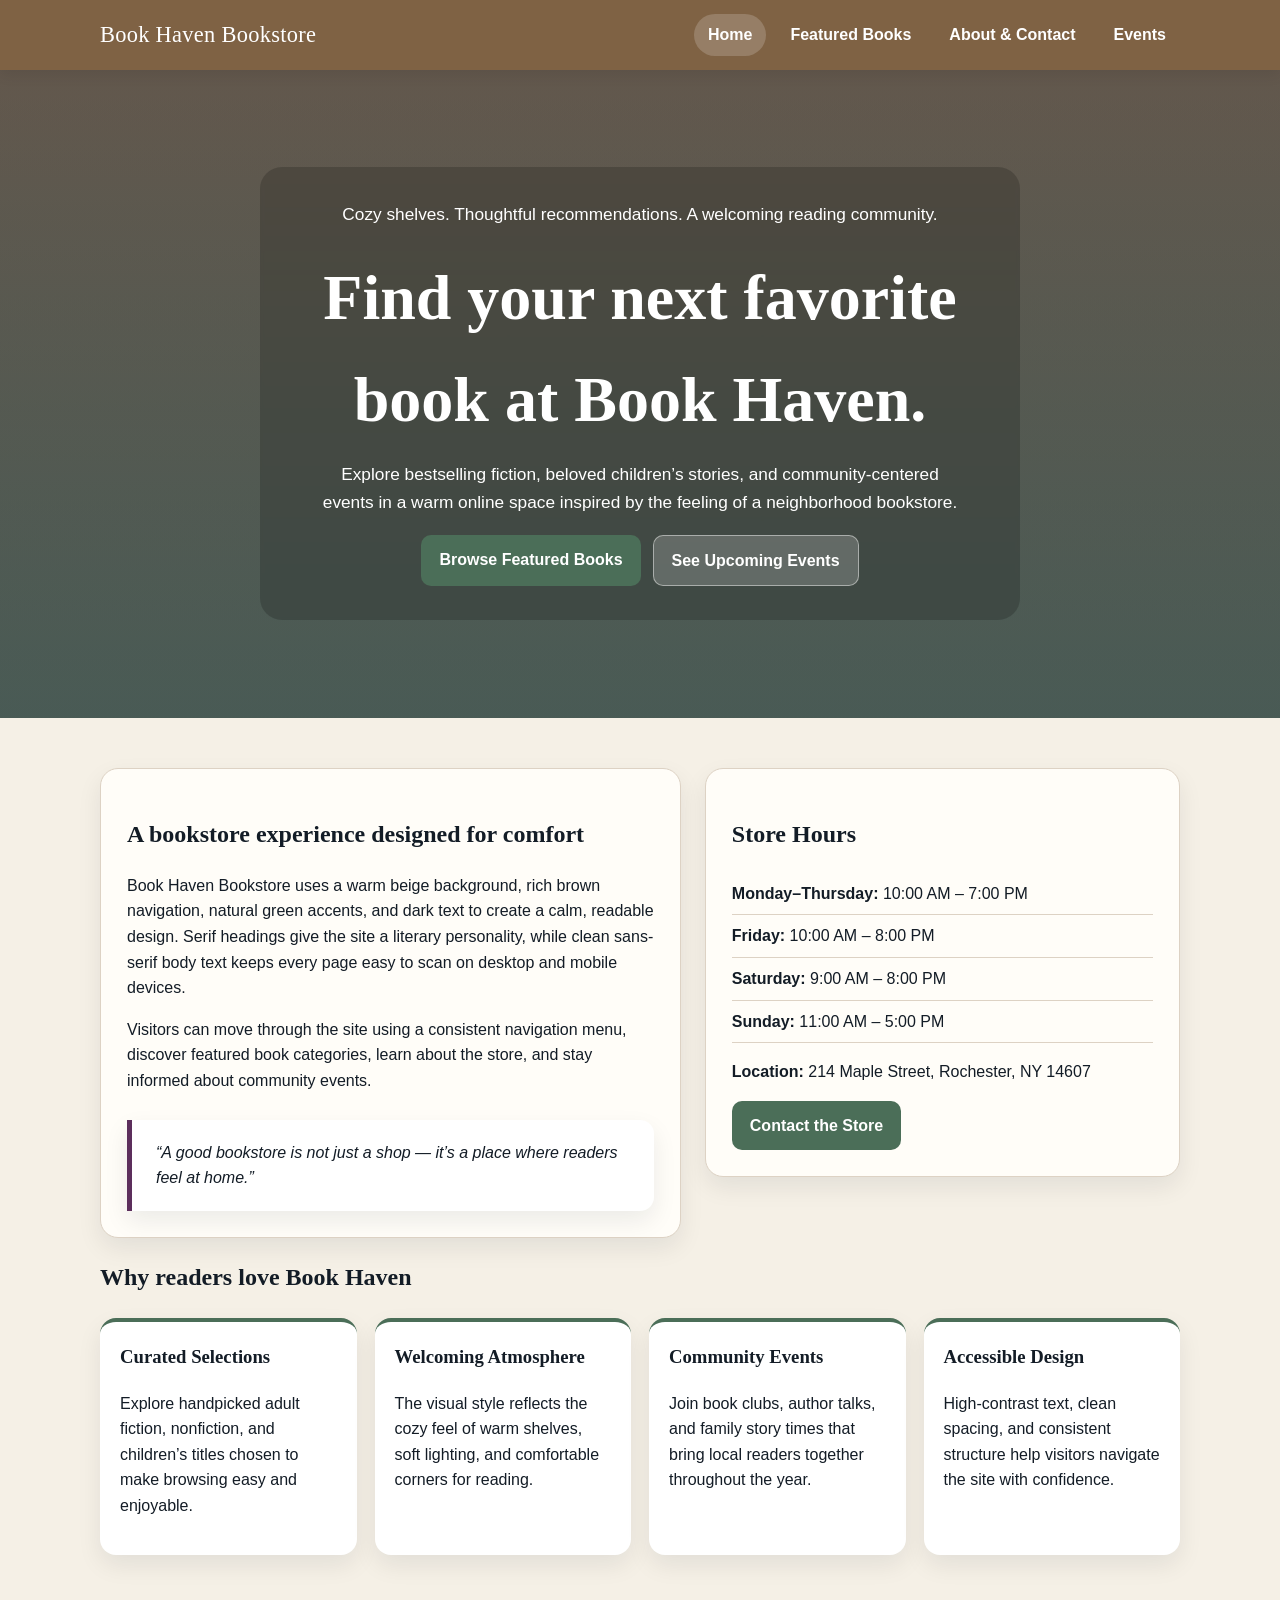
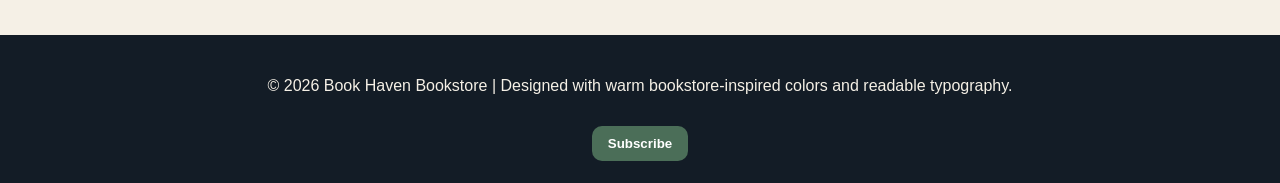
<file: index.html>
<!DOCTYPE html>
<html lang="en">
<head>
  <meta charset="UTF-8" />
  <meta name="viewport" content="width=device-width, initial-scale=1.0" />
  <title>Book Haven Bookstore | Home</title>
  <style>
    :root {
      --bg: #F5F0E6;
      --surface: #FFFDF8;
      --primary: #7A5C3E;
      --accent: #4B6E58;
      --text: #131C26;
      --logo: #5C2E5C;
      --border: #DDD2C4;
      --shadow: 0 10px 24px rgba(19, 28, 38, 0.08);
    }
    * { box-sizing: border-box; }
    body {
      margin: 0;
      font-family: Arial, Helvetica, sans-serif;
      line-height: 1.6;
      color: var(--text);
      background: var(--bg);
    }
    h1, h2, h3, .brand {
      font-family: Georgia, "Times New Roman", serif;
    }
    header {
      background: rgba(122, 92, 62, 0.96);
      color: white;
      position: sticky;
      top: 0;
      z-index: 10;
      box-shadow: 0 4px 14px rgba(0,0,0,.08);
    }
    .nav-wrap {
      max-width: 1120px;
      margin: auto;
      padding: 14px 20px;
      display: flex;
      justify-content: space-between;
      align-items: center;
      gap: 20px;
      flex-wrap: wrap;
    }
    .brand {
      color: #fff;
      text-decoration: none;
      font-size: 1.4rem;
      letter-spacing: .3px;
    }
    nav {
      display: flex;
      gap: 10px;
      flex-wrap: wrap;
    }
    nav a {
      color: white;
      text-decoration: none;
      font-weight: bold;
      padding: 8px 14px;
      border-radius: 999px;
    }
    nav a:hover, nav a.active {
      background: rgba(255,255,255,.18);
    }
    .hero {
      min-height: 72vh;
      padding: 80px 20px;
      display: grid;
      place-items: center;
      text-align: center;
      color: white;
      background:
        linear-gradient(rgba(19,28,38,.40), rgba(19,28,38,.46)),
        linear-gradient(rgba(122,92,62,.76), rgba(75,110,88,.74)),
        url('https://images.unsplash.com/photo-1524995997946-a1c2e315a42f?auto=format&fit=crop&w=1400&q=80') center/cover;
    }
    .hero-card {
      max-width: 760px;
      background: rgba(0,0,0,.18);
      padding: 34px;
      border-radius: 22px;
      backdrop-filter: blur(2px);
    }
    .hero h1 { font-size: clamp(2.2rem, 5vw, 4rem); margin: 0 0 10px; }
    .hero p { font-size: 1.08rem; margin: 0 auto 18px; max-width: 640px; }
    .button-row { display: flex; justify-content: center; gap: 12px; flex-wrap: wrap; }
    .btn {
      display: inline-block;
      text-decoration: none;
      padding: 12px 18px;
      border-radius: 10px;
      font-weight: bold;
      transition: transform .2s ease, opacity .2s ease;
    }
    .btn:hover { transform: translateY(-2px); }
    .btn-primary { background: var(--accent); color: white; }
    .btn-secondary { background: rgba(255,255,255,.18); color: white; border: 1px solid rgba(255,255,255,.45); }
    .container { max-width: 1120px; margin: auto; padding: 50px 20px; }
    .intro { display: grid; grid-template-columns: 1.1fr .9fr; gap: 24px; align-items: start; }
    .panel {
      background: var(--surface);
      border: 1px solid var(--border);
      border-radius: 18px;
      padding: 26px;
      box-shadow: var(--shadow);
    }
    .feature-grid { display: grid; grid-template-columns: repeat(auto-fit, minmax(220px, 1fr)); gap: 18px; margin-top: 22px; }
    .feature-grid article {
      background: white;
      border-radius: 16px;
      padding: 20px;
      border-top: 4px solid var(--accent);
      box-shadow: var(--shadow);
    }
    .feature-grid h3 { margin-top: 0; }
    .hours { list-style: none; padding: 0; margin: 0; }
    .hours li { padding: 8px 0; border-bottom: 1px solid var(--border); }
    .quote {
      margin-top: 26px;
      padding: 20px 24px;
      border-left: 5px solid var(--logo);
      background: #fff;
      border-radius: 0 14px 14px 0;
      box-shadow: var(--shadow);
      font-style: italic;
    }
    footer {
      background: var(--text);
      color: #F5F0E6;
      text-align: center;
      padding: 22px;
      margin-top: 30px;
    }
    footer .subscribeBtn {
      margin-top: 12px;
      background: var(--accent);
      color: white;
      border: none;
      padding: 10px 16px;
      border-radius: 10px;
      font-weight: bold;
      cursor: pointer;
    }
    @media (max-width: 760px) {
      .intro { grid-template-columns: 1fr; }
      .nav-wrap { justify-content: center; }
      nav { justify-content: center; }
    }
  </style>
</head>
<body>
  <header>
    <div class="nav-wrap">
      <a class="brand" href="index.html">Book Haven Bookstore</a>
      <nav>
        <a class="active" href="index.html">Home</a>
        <a href="gallery.html">Featured Books</a>
        <a href="about.html">About &amp; Contact</a>
        <a href="events.html">Events</a>
      </nav>
    </div>
  </header>

  <section class="hero">
    <div class="hero-card">
      <p>Cozy shelves. Thoughtful recommendations. A welcoming reading community.</p>
      <h1>Find your next favorite book at Book Haven.</h1>
      <p>Explore bestselling fiction, beloved children’s stories, and community-centered events in a warm online space inspired by the feeling of a neighborhood bookstore.</p>
      <div class="button-row">
        <a class="btn btn-primary" href="gallery.html">Browse Featured Books</a>
        <a class="btn btn-secondary" href="events.html">See Upcoming Events</a>
      </div>
    </div>
  </section>

  <main class="container">
    <section class="intro">
      <div class="panel">
        <h2>A bookstore experience designed for comfort</h2>
        <p>Book Haven Bookstore uses a warm beige background, rich brown navigation, natural green accents, and dark text to create a calm, readable design. Serif headings give the site a literary personality, while clean sans-serif body text keeps every page easy to scan on desktop and mobile devices.</p>
        <p>Visitors can move through the site using a consistent navigation menu, discover featured book categories, learn about the store, and stay informed about community events.</p>
        <div class="quote">“A good bookstore is not just a shop — it’s a place where readers feel at home.”</div>
      </div>

      <aside class="panel">
        <h2>Store Hours</h2>
        <ul class="hours">
          <li><strong>Monday–Thursday:</strong> 10:00 AM – 7:00 PM</li>
          <li><strong>Friday:</strong> 10:00 AM – 8:00 PM</li>
          <li><strong>Saturday:</strong> 9:00 AM – 8:00 PM</li>
          <li><strong>Sunday:</strong> 11:00 AM – 5:00 PM</li>
        </ul>
        <p><strong>Location:</strong> 214 Maple Street, Rochester, NY 14607</p>
        <a class="btn btn-primary" href="about.html">Contact the Store</a>
      </aside>
    </section>

    <section>
      <h2>Why readers love Book Haven</h2>
      <div class="feature-grid">
        <article>
          <h3>Curated Selections</h3>
          <p>Explore handpicked adult fiction, nonfiction, and children’s titles chosen to make browsing easy and enjoyable.</p>
        </article>
        <article>
          <h3>Welcoming Atmosphere</h3>
          <p>The visual style reflects the cozy feel of warm shelves, soft lighting, and comfortable corners for reading.</p>
        </article>
        <article>
          <h3>Community Events</h3>
          <p>Join book clubs, author talks, and family story times that bring local readers together throughout the year.</p>
        </article>
        <article>
          <h3>Accessible Design</h3>
          <p>High-contrast text, clean spacing, and consistent structure help visitors navigate the site with confidence.</p>
        </article>
      </div>
    </section>
  </main>

  <footer>
    <p>&copy; 2026 Book Haven Bookstore | Designed with warm bookstore-inspired colors and readable typography.</p>
    <button class="subscribeBtn" type="button">Subscribe</button>
  </footer>
  <script src="script.js"></script>
</body>
</html>
</file>
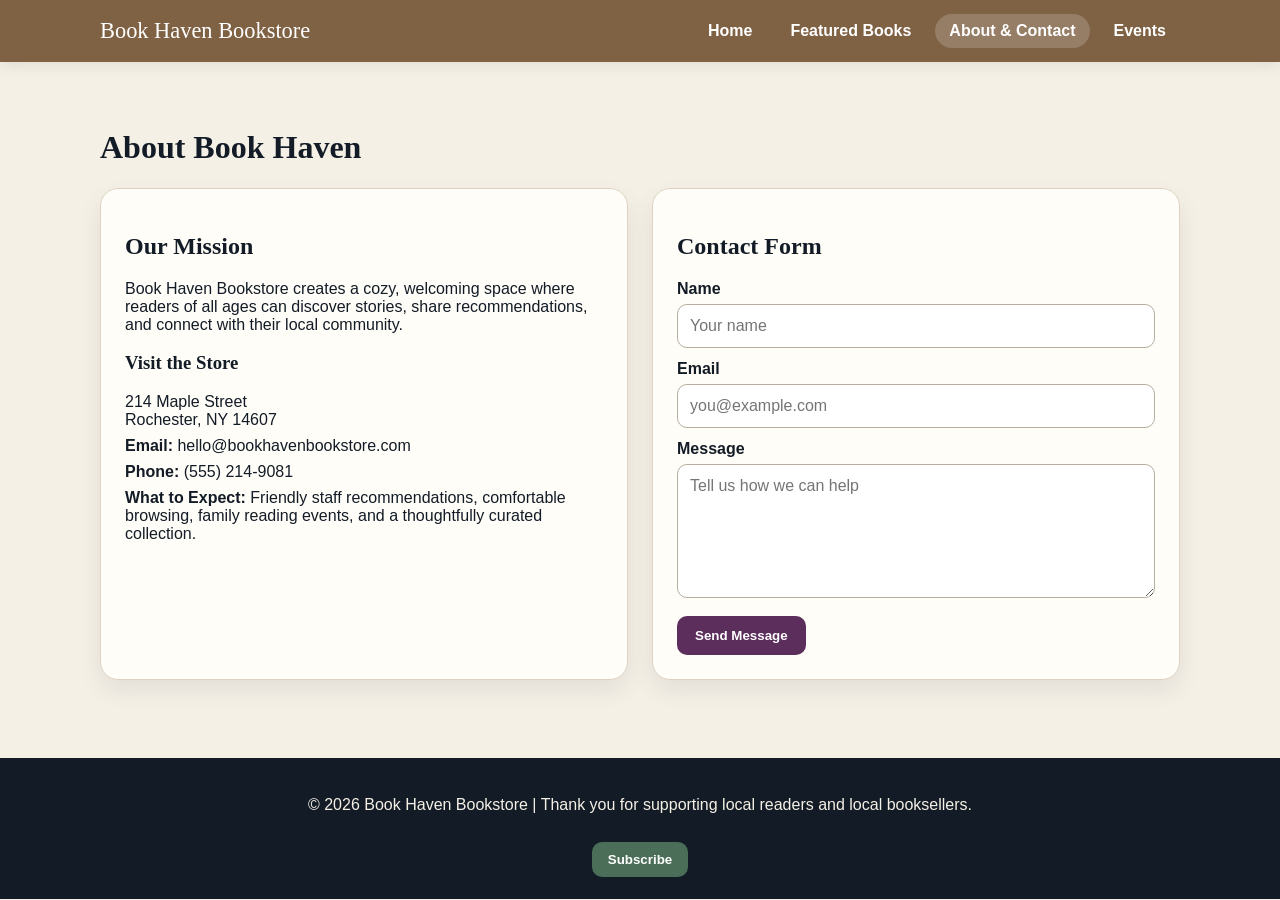
<file: about.html>
<!DOCTYPE html>
<html lang="en">
<head>
  <meta charset="UTF-8" />
  <meta name="viewport" content="width=device-width, initial-scale=1.0" />
  <title>Book Haven Bookstore | About & Contact</title>
  <style>
    :root {
      --bg:#F5F0E6; --surface:#FFFDF8; --primary:#7A5C3E; --accent:#4B6E58; --text:#131C26; --logo:#5C2E5C; --border:#DDD2C4; --shadow:0 10px 24px rgba(19,28,38,.08);
    }
    *{ box-sizing:border-box; }
    body{ margin:0; font-family:Arial, Helvetica, sans-serif; background:var(--bg); color:var(--text); }
    h1,h2,h3,.brand{ font-family:Georgia, "Times New Roman", serif; }
    header{ background:rgba(122,92,62,.96); color:#fff; box-shadow:0 4px 14px rgba(0,0,0,.08); }
    .nav-wrap{ max-width:1120px; margin:auto; padding:14px 20px; display:flex; justify-content:space-between; align-items:center; gap:20px; flex-wrap:wrap; }
    .brand{ color:#fff; text-decoration:none; font-size:1.4rem; }
    nav{ display:flex; gap:10px; flex-wrap:wrap; }
    nav a{ color:#fff; text-decoration:none; font-weight:bold; padding:8px 14px; border-radius:999px; }
    nav a:hover, nav a.active{ background:rgba(255,255,255,.18); }
    .container{ max-width:1120px; margin:auto; padding:46px 20px; }
    .columns{ display:grid; grid-template-columns:1fr 1fr; gap:24px; }
    .box{ background:var(--surface); border:1px solid var(--border); border-radius:18px; padding:24px; box-shadow:var(--shadow); }
    .details p{ margin:.5rem 0; }
    form label{ display:block; margin-top:12px; font-weight:bold; }
    input, textarea{ width:100%; padding:12px; margin-top:6px; border:1px solid #b8ae9f; border-radius:10px; font:inherit; background:#fff; }
    button{ margin-top:14px; background:var(--logo); color:#fff; border:none; padding:12px 18px; border-radius:10px; font-weight:bold; cursor:pointer; }
    footer{ background:var(--text); color:#F5F0E6; text-align:center; padding:22px; margin-top:32px; }
    footer .subscribeBtn{ margin-top:12px; background:var(--accent); color:#fff; border:none; padding:10px 16px; border-radius:10px; font-weight:bold; cursor:pointer; }
    @media (max-width:800px){ .columns{ grid-template-columns:1fr; } .nav-wrap{ justify-content:center; } nav{ justify-content:center; } }
  </style>
</head>
<body>
  <header>
    <div class="nav-wrap">
      <a class="brand" href="index.html">Book Haven Bookstore</a>
      <nav>
        <a href="index.html">Home</a>
        <a href="gallery.html">Featured Books</a>
        <a class="active" href="about.html">About &amp; Contact</a>
        <a href="events.html">Events</a>
      </nav>
    </div>
  </header>

  <main class="container">
    <h1>About Book Haven</h1>
    <div class="columns">
      <section class="box details">
        <h2>Our Mission</h2>
        <p>Book Haven Bookstore creates a cozy, welcoming space where readers of all ages can discover stories, share recommendations, and connect with their local community.</p>
        <h3>Visit the Store</h3>
        <p>214 Maple Street<br>Rochester, NY 14607</p>
        <p><strong>Email:</strong> hello@bookhavenbookstore.com</p>
        <p><strong>Phone:</strong> (555) 214-9081</p>
        <p><strong>What to Expect:</strong> Friendly staff recommendations, comfortable browsing, family reading events, and a thoughtfully curated collection.</p>
      </section>

      <section class="box">
        <h2>Contact Form</h2>
        <form id="contactForm">
          <label for="name">Name</label>
          <input id="name" type="text" placeholder="Your name" required />

          <label for="email">Email</label>
          <input id="email" type="email" placeholder="you@example.com" required />

          <label for="message">Message</label>
          <textarea id="message" rows="6" placeholder="Tell us how we can help" required></textarea>

          <button id="submitBtn" type="submit">Send Message</button>
        </form>
      </section>
    </div>
  </main>

  <footer>
    <p>&copy; 2026 Book Haven Bookstore | Thank you for supporting local readers and local booksellers.</p>
    <button class="subscribeBtn" type="button">Subscribe</button>
  </footer>
  <script src="script.js"></script>
</body>
</html>
</file>
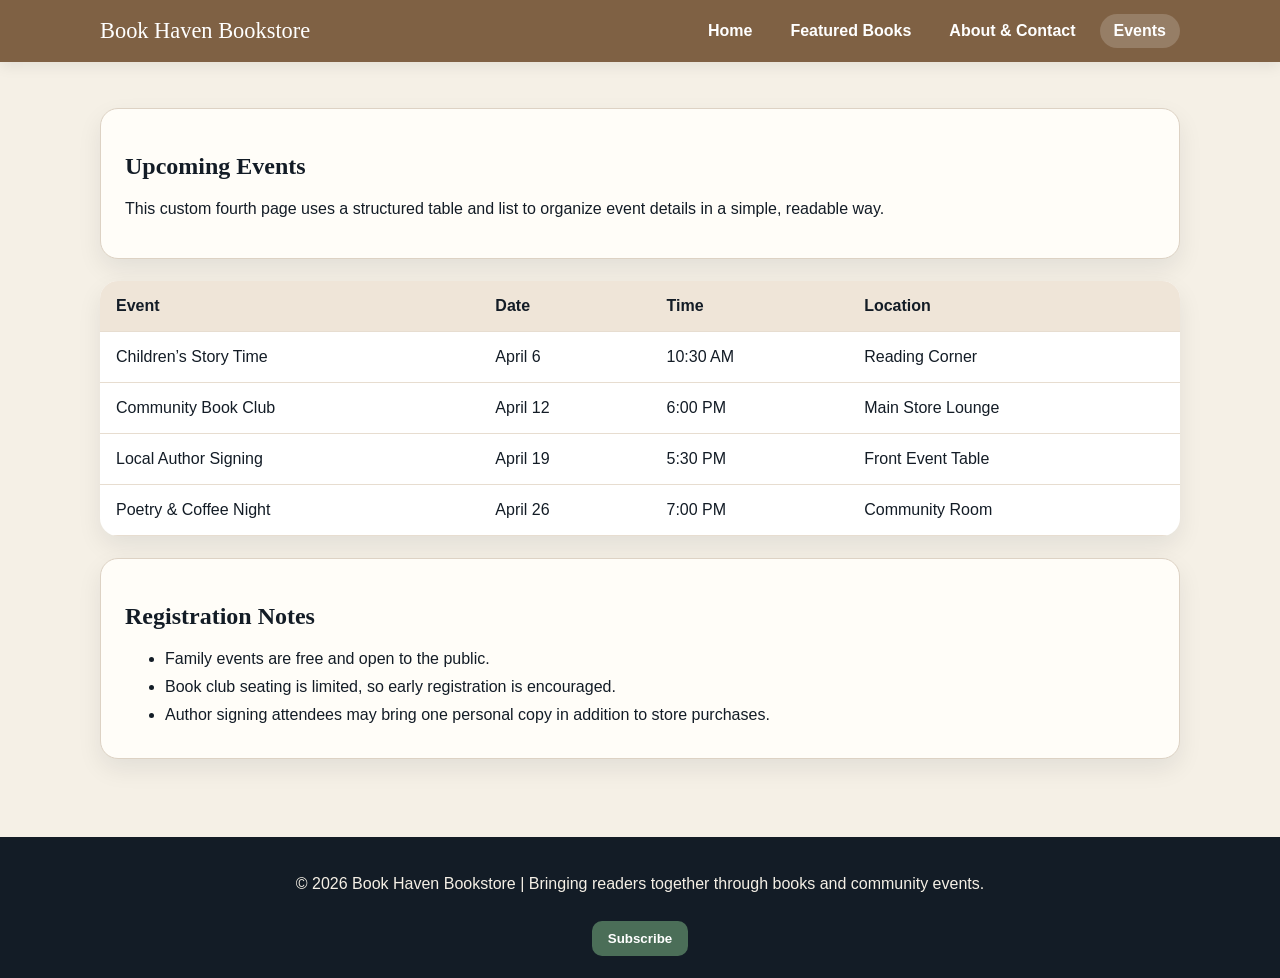
<file: events.html>
<!DOCTYPE html>
<html lang="en">
<head>
  <meta charset="UTF-8" />
  <meta name="viewport" content="width=device-width, initial-scale=1.0" />
  <title>Book Haven Bookstore | Events</title>
  <style>
    :root {
      --bg:#F5F0E6; --surface:#FFFDF8; --primary:#7A5C3E; --accent:#4B6E58; --text:#131C26; --logo:#5C2E5C; --border:#DDD2C4; --shadow:0 10px 24px rgba(19,28,38,.08);
    }
    *{ box-sizing:border-box; }
    body{ margin:0; font-family:Arial, Helvetica, sans-serif; background:var(--bg); color:var(--text); }
    h1,h2,h3,.brand{ font-family:Georgia, "Times New Roman", serif; }
    header{ background:rgba(122,92,62,.96); color:#fff; box-shadow:0 4px 14px rgba(0,0,0,.08); }
    .nav-wrap{ max-width:1120px; margin:auto; padding:14px 20px; display:flex; justify-content:space-between; align-items:center; gap:20px; flex-wrap:wrap; }
    .brand{ color:#fff; text-decoration:none; font-size:1.4rem; }
    nav{ display:flex; gap:10px; flex-wrap:wrap; }
    nav a{ color:#fff; text-decoration:none; font-weight:bold; padding:8px 14px; border-radius:999px; }
    nav a:hover, nav a.active{ background:rgba(255,255,255,.18); }
    .container{ max-width:1120px; margin:auto; padding:46px 20px; }
    .lead, .notes{ background:var(--surface); border:1px solid var(--border); border-radius:18px; padding:24px; box-shadow:var(--shadow); }
    table{ width:100%; margin-top:22px; border-collapse:collapse; background:#fff; overflow:hidden; border-radius:18px; box-shadow:var(--shadow); }
    th,td{ padding:16px; border-bottom:1px solid #e7ddd0; text-align:left; }
    th{ background:#efe5d8; }
    tr:hover td{ background:#fcf8f2; }
    ul{ margin:10px 0 0; }
    li{ margin:10px 0; }
    footer{ background:var(--text); color:#F5F0E6; text-align:center; padding:22px; margin-top:32px; }
    footer .subscribeBtn{ margin-top:12px; background:var(--accent); color:#fff; border:none; padding:10px 16px; border-radius:10px; font-weight:bold; cursor:pointer; }
    @media (max-width:760px){ .nav-wrap{ justify-content:center; } nav{ justify-content:center; } table{ font-size:.95rem; } }
  </style>
</head>
<body>
  <header>
    <div class="nav-wrap">
      <a class="brand" href="index.html">Book Haven Bookstore</a>
      <nav>
        <a href="index.html">Home</a>
        <a href="gallery.html">Featured Books</a>
        <a href="about.html">About &amp; Contact</a>
        <a class="active" href="events.html">Events</a>
      </nav>
    </div>
  </header>

  <main class="container">
    <section class="lead">
      <h1>Upcoming Events</h1>
      <p>This custom fourth page uses a structured table and list to organize event details in a simple, readable way.</p>
    </section>

    <table>
      <tr>
        <th>Event</th>
        <th>Date</th>
        <th>Time</th>
        <th>Location</th>
      </tr>
      <tr>
        <td>Children’s Story Time</td>
        <td>April 6</td>
        <td>10:30 AM</td>
        <td>Reading Corner</td>
      </tr>
      <tr>
        <td>Community Book Club</td>
        <td>April 12</td>
        <td>6:00 PM</td>
        <td>Main Store Lounge</td>
      </tr>
      <tr>
        <td>Local Author Signing</td>
        <td>April 19</td>
        <td>5:30 PM</td>
        <td>Front Event Table</td>
      </tr>
      <tr>
        <td>Poetry &amp; Coffee Night</td>
        <td>April 26</td>
        <td>7:00 PM</td>
        <td>Community Room</td>
      </tr>
    </table>

    <section class="notes" style="margin-top:22px;">
      <h2>Registration Notes</h2>
      <ul>
        <li>Family events are free and open to the public.</li>
        <li>Book club seating is limited, so early registration is encouraged.</li>
        <li>Author signing attendees may bring one personal copy in addition to store purchases.</li>
      </ul>
    </section>
  </main>

  <footer>
    <p>&copy; 2026 Book Haven Bookstore | Bringing readers together through books and community events.</p>
    <button class="subscribeBtn" type="button">Subscribe</button>
  </footer>
  <script src="script.js"></script>
</body>
</html>
</file>
